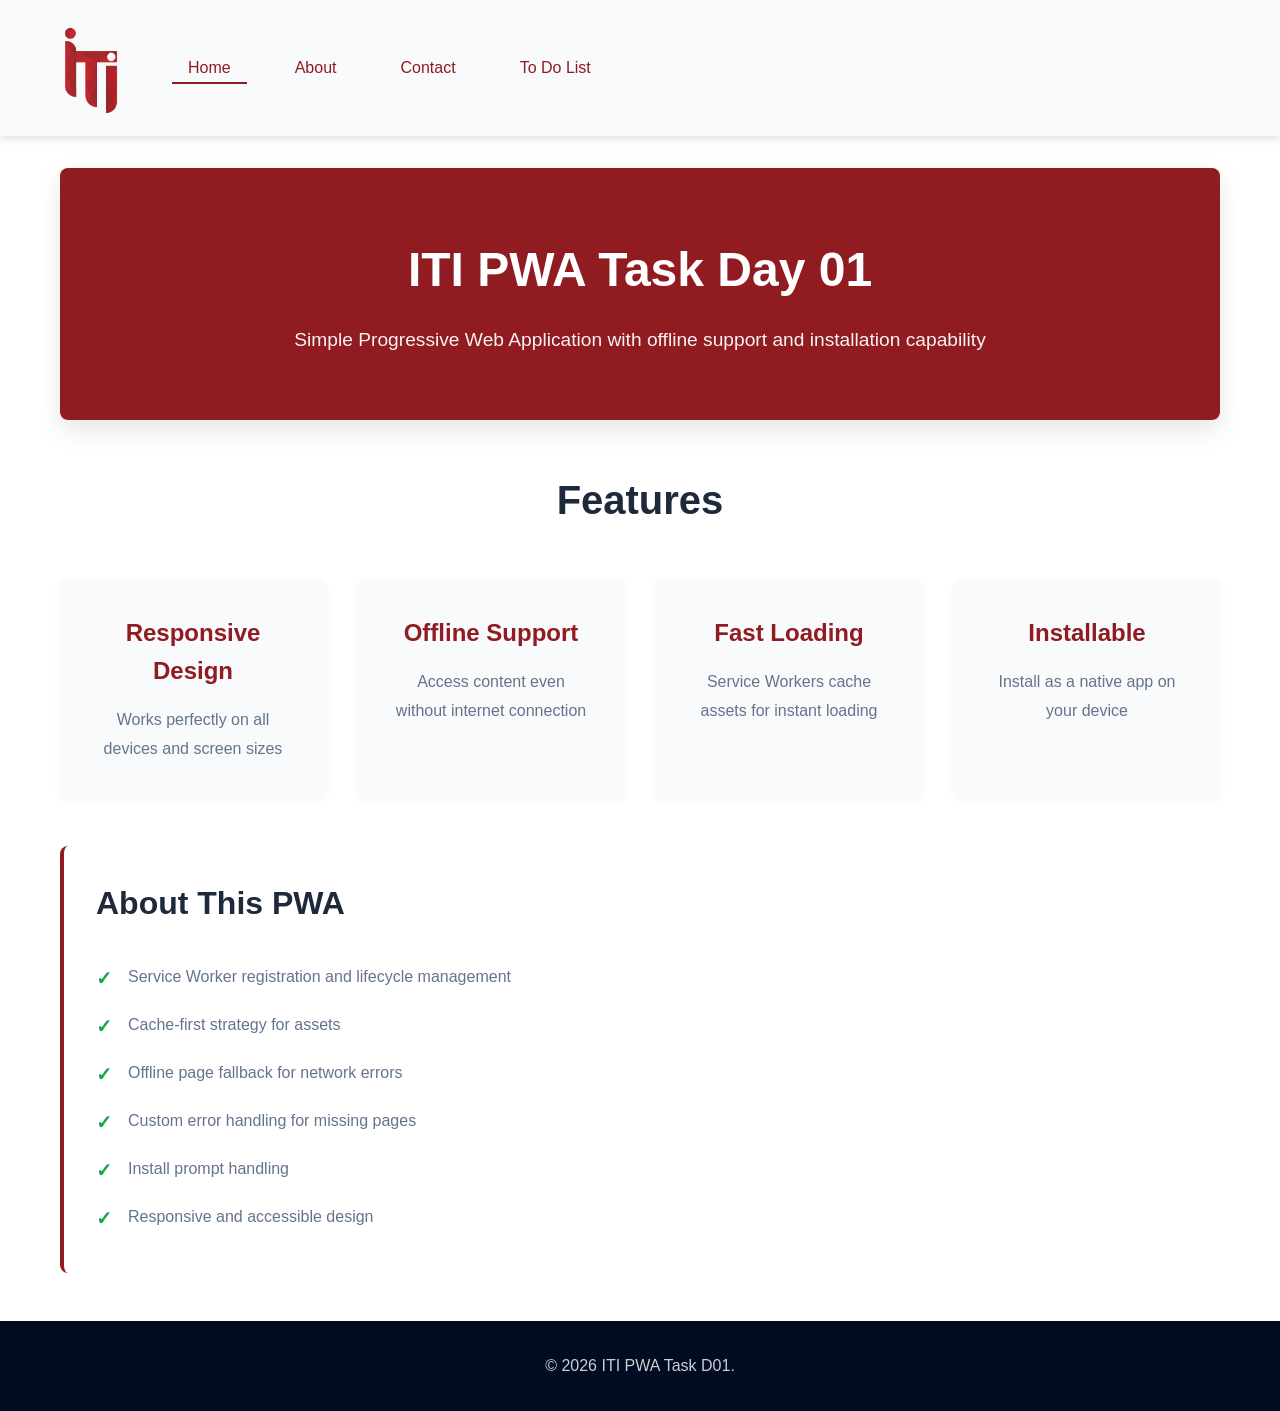
<file: index.html>
<!DOCTYPE html>
<html lang="en">

<head>
    <meta charset="UTF-8">
    <meta name="viewport" content="width=device-width, initial-scale=1.0">
    <title>ITI PWA - Home</title>
    <link rel="stylesheet" href="./css/styles.css">
    <link rel="manifest" href="manifest.json">
    <link rel="icon" type="image/png" href="./img/logo.jpg">
</head>

<body>
    <nav class="navbar">
        <div class="container">
            <div class="logo">
                <img src="./img/logo.jpg" alt="">
            </div>
            <ul class="nav-links">
                <li><a href="./index.html" class="active">Home</a></li>
                <li><a href="./pages/about.html">About</a></li>
                <li><a href="./pages/contact.html">Contact</a></li>
                <li><a href="./pages/todo.html">To Do List</a></li>
            </ul>
            <button id="installBtn" class="install-btn" style="display: none;">
                📥 Install App
            </button>
        </div>
    </nav>

    <main class="container">
        <section class="hero">
            <h1>ITI PWA Task Day 01</h1>
            <p>Simple Progressive Web Application with offline support and installation capability</p>
        </section>

        <section class="features">
            <h2>Features</h2>
            <div class="feature-grid">
                <div class="feature-card">
                    <h3>Responsive Design</h3>
                    <p>Works perfectly on all devices and screen sizes</p>
                </div>
                <div class="feature-card">
                    <h3>Offline Support</h3>
                    <p>Access content even without internet connection</p>
                </div>
                <div class="feature-card">
                    <h3>Fast Loading</h3>
                    <p>Service Workers cache assets for instant loading</p>
                </div>
                <div class="feature-card">
                    <h3>Installable</h3>
                    <p>Install as a native app on your device</p>
                </div>
            </div>
        </section>

        <section class="content">
            <h2>About This PWA</h2>
            <ul>
                <li>Service Worker registration and lifecycle management</li>
                <li>Cache-first strategy for assets</li>
                <li>Offline page fallback for network errors</li>
                <li>Custom error handling for missing pages</li>
                <li>Install prompt handling</li>
                <li>Responsive and accessible design</li>
            </ul>
        </section>
    </main>

    <footer class="footer">
        <p>&copy; 2026 ITI PWA Task D01.</p>
    </footer>

    <div id="installModal" class="modal" style="display: none;">
        <div class="modal-content">
            <span class="close">&times;</span>
            <h2>Install App</h2>
            <p>Install this app on your device</p>
            <button id="confirmInstall" class="btn-primary">Install</button>
            <button id="cancelInstall" class="btn-secondary">Cancel</button>
        </div>
    </div>

    <script src="./js/script.js"></script>
</body>

</html>
</file>
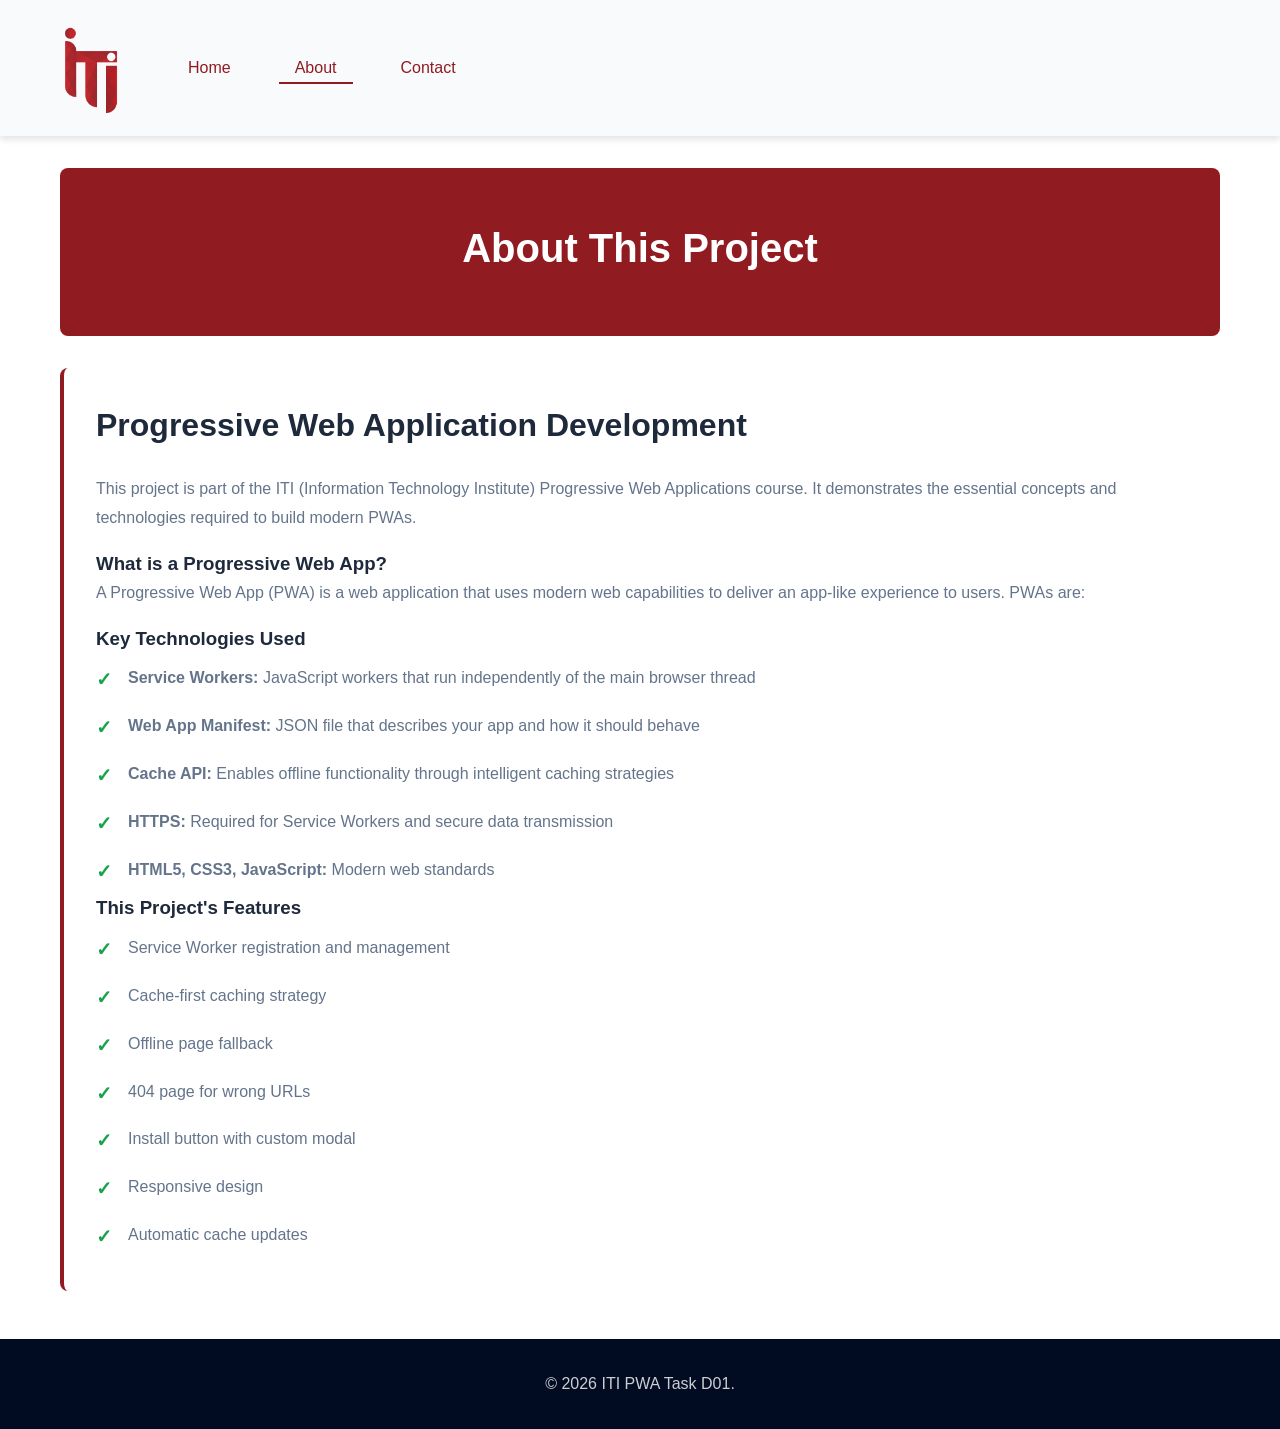
<file: pages/about.html>
<!DOCTYPE html>
<html lang="en">

<head>
    <meta charset="UTF-8">
    <meta name="viewport" content="width=device-width, initial-scale=1.0">
    <title>About - ITI PWA</title>
    <link rel="stylesheet" href="../css/styles.css">
    <link rel="manifest" href="../manifest.json">
    <link rel="icon" type="image/png" href="../img/logo.jpg">
</head>

<body>
    <nav class="navbar">
        <div class="container">
            <div class="logo">
                <img src="../img/logo.jpg" alt="">
            </div>
            <ul class="nav-links">
                <li><a href="../index.html">Home</a></li>
                <li><a href="./about.html" class="active">About</a></li>
                <li><a href="./contact.html">Contact</a></li>
            </ul>
            <button id="installBtn" class="install-btn" style="display: none;">
                📥 Install App
            </button>
        </div>
    </nav>

    <main class="container">
        <section class="page-header">
            <h1>About This Project</h1>
        </section>

        <section class="content">
            <h2>Progressive Web Application Development</h2>
            <p>This project is part of the ITI (Information Technology Institute) Progressive Web Applications course.
                It demonstrates the essential concepts and technologies required to build modern PWAs.</p>

            <h3>What is a Progressive Web App?</h3>
            <p>A Progressive Web App (PWA) is a web application that uses modern web capabilities to deliver an app-like
                experience to users. PWAs are:</p>

            <h3>Key Technologies Used</h3>
            <ul>
                <li><strong>Service Workers:</strong> JavaScript workers that run independently of the main browser
                    thread</li>
                <li><strong>Web App Manifest:</strong> JSON file that describes your app and how it should behave</li>
                <li><strong>Cache API:</strong> Enables offline functionality through intelligent caching strategies
                </li>
                <li><strong>HTTPS:</strong> Required for Service Workers and secure data transmission</li>
                <li><strong>HTML5, CSS3, JavaScript:</strong> Modern web standards</li>
            </ul>

            <h3>This Project's Features</h3>
            <ul>
                <li> Service Worker registration and management</li>
                <li> Cache-first caching strategy</li>
                <li> Offline page fallback</li>
                <li> 404 page for wrong URLs</li>
                <li> Install button with custom modal</li>
                <li> Responsive design</li>
                <li> Automatic cache updates</li>
            </ul>
        </section>
    </main>

    <footer class="footer">
        <p>&copy; 2026 ITI PWA Task D01.</p>
    </footer>

    <div id="installModal" class="modal" style="display: none;">
        <div class="modal-content">
            <span class="close">&times;</span>
            <h2>Install App</h2>
            <p>Install this app on your device</p>
            <button id="confirmInstall" class="btn-primary">Install</button>
            <button id="cancelInstall" class="btn-secondary">Cancel</button>
        </div>
    </div>

    <script src="../js/script.js"></script>
</body>

</html>
</file>
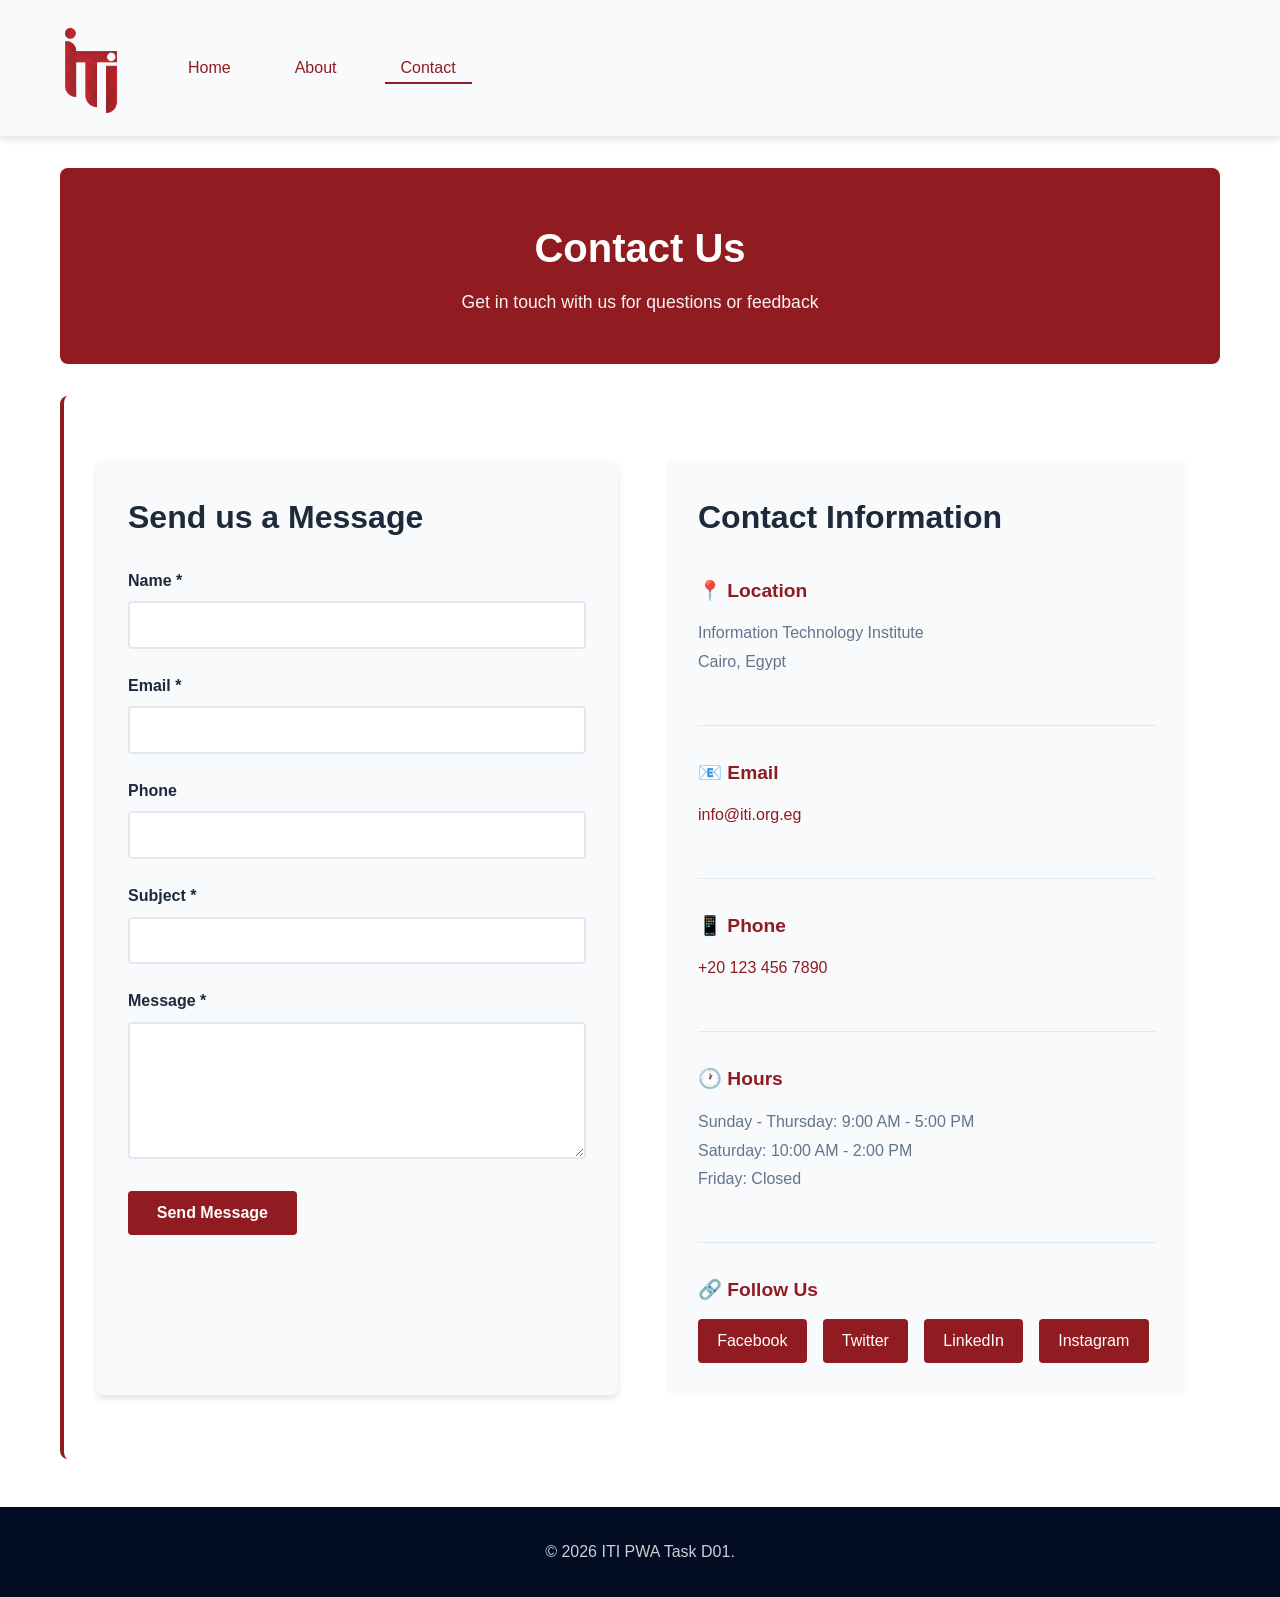
<file: pages/contact.html>
<!DOCTYPE html>
<html lang="en">

<head>
    <meta charset="UTF-8">
    <meta name="viewport" content="width=device-width, initial-scale=1.0">
    <title>Contact - ITI PWA</title>
    <link rel="stylesheet" href="../css/styles.css">
    <link rel="manifest" href="../manifest.json">
    <link rel="icon" type="image/png" href="../img/logo.jpg">
</head>

<body>
    <nav class="navbar">
        <div class="container">
            <div class="logo">
                <img src="../img/logo.jpg" alt="">
            </div>
            <ul class="nav-links">
                <li><a href="../index.html">Home</a></li>
                <li><a href="./about.html">About</a></li>
                <li><a href="./contact.html" class="active">Contact</a></li>
            </ul>
            <button id="installBtn" class="install-btn" style="display: none;">
                📥 Install App
            </button>
        </div>
    </nav>

    <main class="container">
        <section class="page-header">
            <h1>Contact Us</h1>
            <p>Get in touch with us for questions or feedback</p>
        </section>

        <section class="content">
            <div class="contact-container">
                <div class="contact-form">
                    <h2>Send us a Message</h2>
                    <form id="contactForm" class="form">
                        <div class="form-group">
                            <label for="name">Name *</label>
                            <input type="text" id="name" name="name" required>
                        </div>

                        <div class="form-group">
                            <label for="email">Email *</label>
                            <input type="email" id="email" name="email" required>
                        </div>

                        <div class="form-group">
                            <label for="phone">Phone</label>
                            <input type="tel" id="phone" name="phone">
                        </div>

                        <div class="form-group">
                            <label for="subject">Subject *</label>
                            <input type="text" id="subject" name="subject" required>
                        </div>

                        <div class="form-group">
                            <label for="message">Message *</label>
                            <textarea id="message" name="message" rows="6" required></textarea>
                        </div>

                        <button type="submit" class="btn-primary">Send Message</button>
                        <p id="formMessage" class="form-message" style="display: none;"></p>
                    </form>
                </div>

                <div class="contact-info">
                    <h2>Contact Information</h2>

                    <div class="info-item">
                        <h3>📍 Location</h3>
                        <p>Information Technology Institute<br>Cairo, Egypt</p>
                    </div>

                    <div class="info-item">
                        <h3>📧 Email</h3>
                        <p><a href="mailto:info@iti.org.eg">info@iti.org.eg</a></p>
                    </div>

                    <div class="info-item">
                        <h3>📱 Phone</h3>
                        <p><a href="tel:+201234567890">+20 123 456 7890</a></p>
                    </div>

                    <div class="info-item">
                        <h3>🕐 Hours</h3>
                        <p>
                            Sunday - Thursday: 9:00 AM - 5:00 PM<br>
                            Saturday: 10:00 AM - 2:00 PM<br>
                            Friday: Closed
                        </p>
                    </div>

                    <div class="info-item">
                        <h3>🔗 Follow Us</h3>
                        <div class="social-links">
                            <a href="https://facebook.com" target="_blank">Facebook</a>
                            <a href="https://twitter.com" target="_blank">Twitter</a>
                            <a href="https://linkedin.com" target="_blank">LinkedIn</a>
                            <a href="https://instagram.com" target="_blank">Instagram</a>
                        </div>
                    </div>
                </div>
            </div>
        </section>
    </main>

    <footer class="footer">
        <p>&copy; 2026 ITI PWA Task D01.</p>
    </footer>

    <div id="installModal" class="modal" style="display: none;">
        <div class="modal-content">
            <span class="close">&times;</span>
            <h2>Install App</h2>
            <p>Install this app on your devic</p>
            <button id="confirmInstall" class="btn-primary">Install</button>
            <button id="cancelInstall" class="btn-secondary">Cancel</button>
        </div>
    </div>

    <script src="../js/script.js"></script>
</body>

</html>
</file>
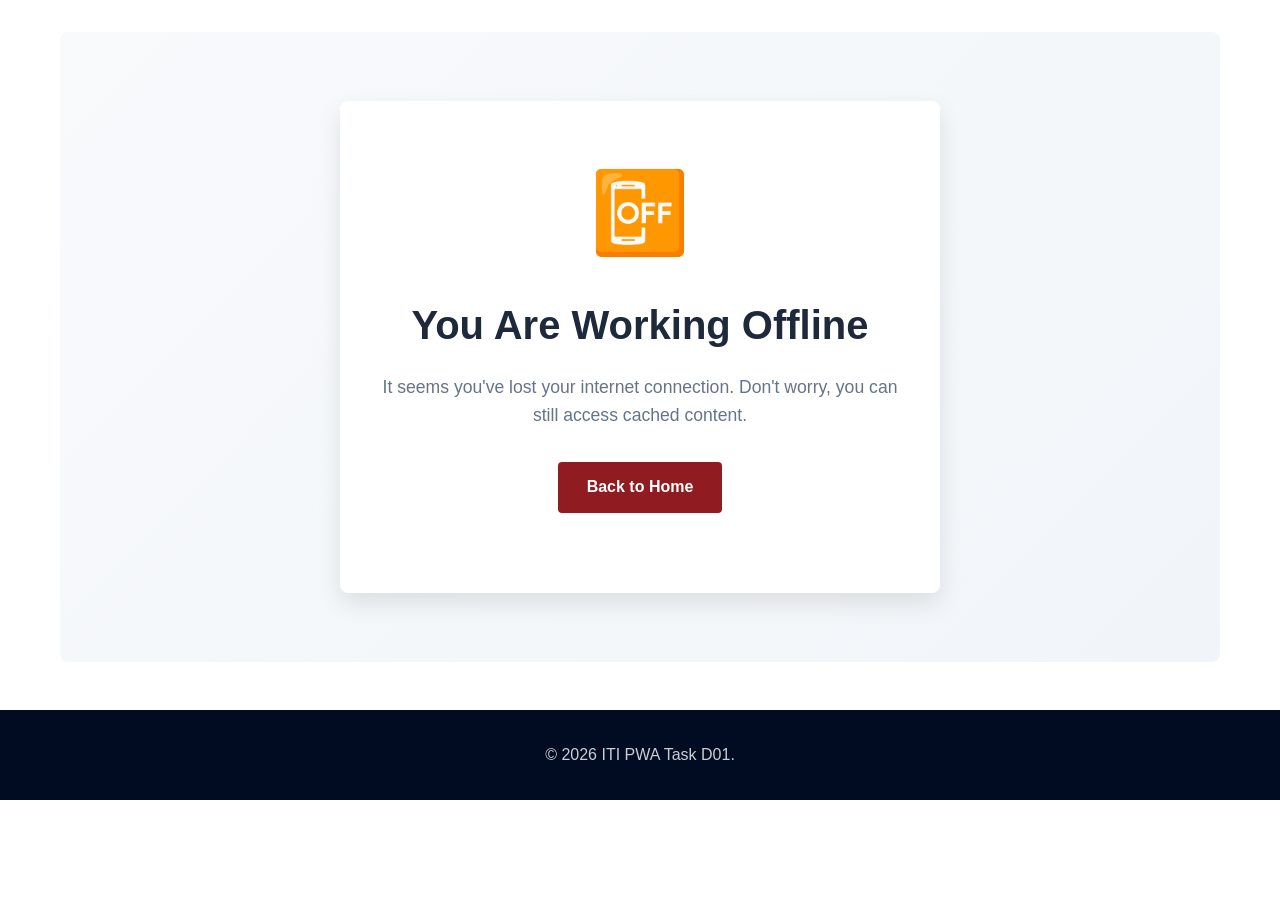
<file: pages/offline.html>
<!DOCTYPE html>
<html lang="en">

<head>
    <meta charset="UTF-8">
    <meta name="viewport" content="width=device-width, initial-scale=1.0">
    <title>Offline - ITI PWA</title>
    <link rel="stylesheet" href="../css/styles.css">
    <link rel="icon" type="image/png" href="../img/logo.jpg">
</head>

<body>

    <main class="container">
        <section class="error-page">
            <div class="error-content">
                <div class="error-icon">📴</div>
                <h1>You Are Working Offline</h1>
                <p>It seems you've lost your internet connection. Don't worry, you can still access cached content.</p>

                <div class="action-buttons">
                    <a href="../index.html" class="btn-primary">Back to Home</a>
                </div>
            </div>
        </section>
    </main>

    <footer class="footer">
        <p>&copy; 2026 ITI PWA Task D01.</p>
    </footer>
</body>

</html>
</file>
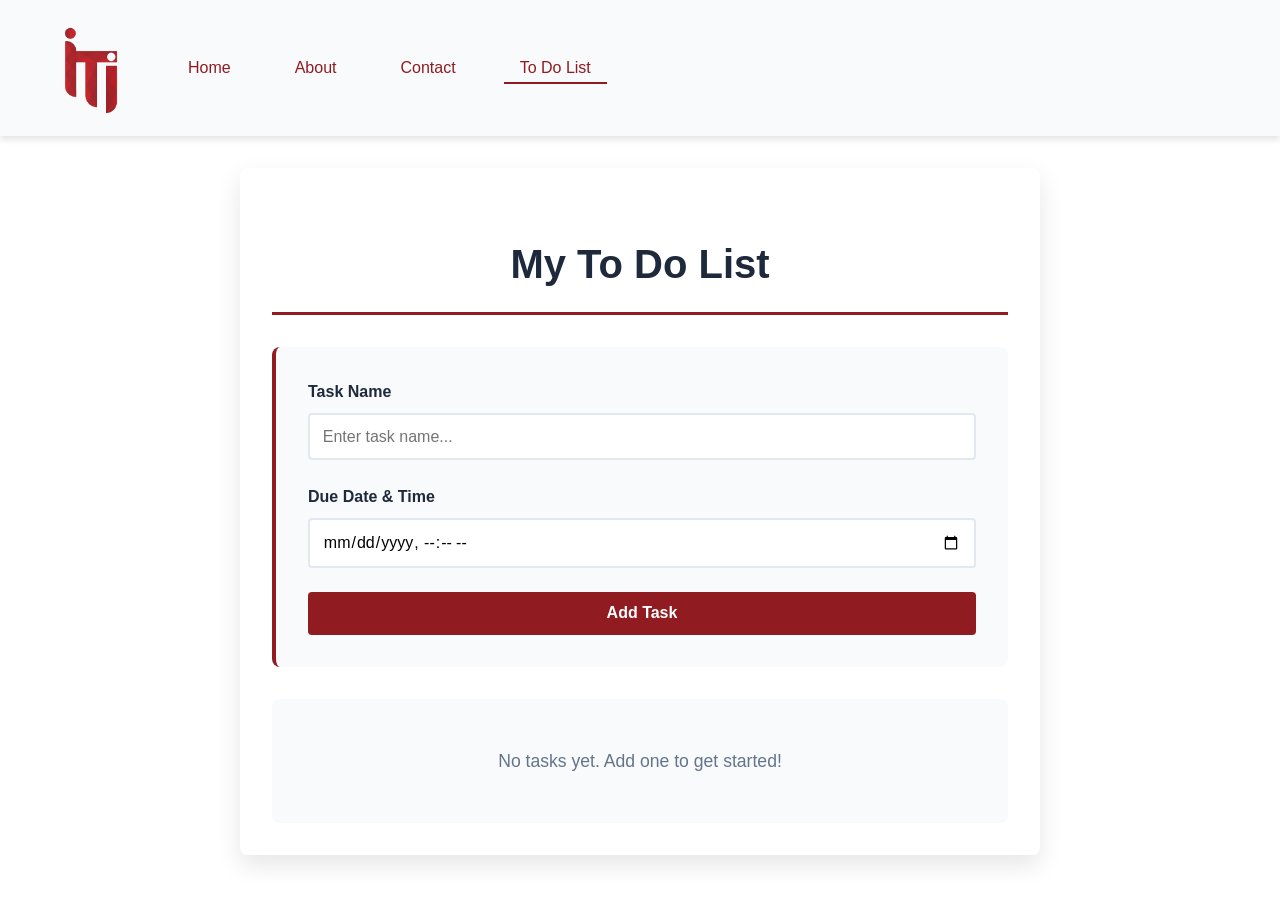
<file: pages/todo.html>
<!DOCTYPE html>
<html lang="en">

<head>
    <meta charset="UTF-8" />
    <meta name="viewport" content="width=device-width, initial-scale=1.0" />
    <link rel="stylesheet" href="../css/styles.css" />
    <link rel="manifest" href="../manifest.json">
    <link rel="icon" type="image/png" href="../img/logo.jpg">
    <title>To Do List - ITI PWA</title>
</head>

<body>

    <nav class="navbar">
        <div class="container">
            <div class="logo">
                <img src="../img/logo.jpg" alt="">
            </div>
            <ul class="nav-links">
                <li><a href="../index.html">Home</a></li>
                <li><a href="./about.html">About</a></li>
                <li><a href="./contact.html">Contact</a></li>
                <li><a href="./todo.html" class="active">To Do List</a></li>
            </ul>
            <button id="installBtn" class="install-btn" style="display: none;">
                📥 Install App
            </button>
        </div>
    </nav>

    <main class="container">
        <div class="todo-wrapper">
            <h1>My To Do List</h1>

            <form id="taskForm" class="task-form">
                <div class="form-group">
                    <label for="tname">Task Name</label>
                    <input type="text" name="taskName" id="tname" placeholder="Enter task name..." required />
                </div>

                <div class="form-group">
                    <label for="tdate">Due Date & Time</label>
                    <input type="datetime-local" name="taskDeadline" id="tdate" required />
                </div>

                <input type="submit" value="Add Task" class="btn-primary" />
            </form>

            <div id="tasks" class="tasks-container"></div>
        </div>
    </main>

    <script src="../idb.js"></script>
    <script src="../js/script.js"></script>
</body>

</html>
</file>
<file: css/styles.css>
:root {
    --primary-color: #901b20;
    --secondary-color: #901b216e;
    --success-color: #16a34a;
    --danger-color: #dc2626;
    --warning-color: #ea580c;
    --bg-light: #f8fafc;
    --bg-dark: #010c23;
    --text-dark: #1e293b;
    --text-light: #64748b;
    --border-color: #e2e8f0;
    --shadow: 0 4px 6px rgba(0, 0, 0, 0.1);
    --shadow-lg: 0 10px 25px rgba(0, 0, 0, 0.1);
}

* {
    margin: 0;
    padding: 0;
    box-sizing: border-box;
}

html {
    scroll-behavior: smooth;
}
body {
    font-family: 'Segoe UI', Tahoma, Geneva, Verdana, sans-serif;
    line-height: 1.6;
    color: var(--text-dark);
    background-color: #fff;
}

.container {
    max-width: 1200px;
    margin: 0 auto;
    padding: 0 20px;
}

.navbar {
    background:var(--bg-light);
    padding: 1rem 0;
    box-shadow: var(--shadow);
    position: sticky;
    top: 0;
    z-index: 100;
}

.navbar .container {
    display: flex;
    justify-content: space-between;
    align-items: center;
}

.navbar .logo h1 {
    color: var(--primary-color);
    font-size: 1.8rem;
    font-weight: bold;
    letter-spacing: 2px;
}

.logo img {
    width: 5vw;
    height: auto;
}

.navbar .nav-links {
    display: flex;
    list-style: none;
    gap: 2rem;
    flex: 1;
    margin-left: 3rem;
}

.navbar .nav-links a {
    color: var(--primary-color);
    text-decoration: none;
    font-weight: 500;
    transition: all 0.3s ease;
    padding: 0.5rem 1rem;
    border-radius: 4px;
    position: relative;
}

.navbar .nav-links a::after {
    content: '';
    position: absolute;
    bottom: 0;
    left: 0;
    width: 0;
    height: 2px;
    background: var(--primary-color);
    transition: width 0.3s ease;
}

.navbar .nav-links a:hover::after,
.navbar .nav-links a.active::after {
    width: 100%;
}


.install-btn {
    background: var(--primary-color);
    color: #fff;
    border: none;
    padding: 0.7rem 1.5rem;
    border-radius: 24px;
    font-weight: 600;
    cursor: pointer;
    transition: all 0.3s ease;
    font-size: 0.95rem;
}

.install-btn:hover {
    transform: translateY(-2px);
}

.install-btn:active {
    transform: translateY(0);
}

.hero {
    background: var(--primary-color);
    color: white;
    padding: 4rem 2rem;
    border-radius: 8px;
    text-align: center;
    margin: 2rem 0;
    box-shadow: var(--shadow-lg);
}

.hero h1 {
    font-size: 3rem;
    margin-bottom: 1rem;
    font-weight: bold;
}

.hero p {
    font-size: 1.2rem;
    opacity: 0.95;
}

.features {
    margin: 3rem 0;
}

.features h2 {
    text-align: center;
    font-size: 2.5rem;
    margin-bottom: 3rem;
    color: var(--text-dark);
}

.feature-grid {
    display: grid;
    grid-template-columns: repeat(auto-fit, minmax(250px, 1fr));
    gap: 2rem;
}

.feature-card {
    background: var(--bg-light);
    padding: 2rem;
    border-radius: 8px;
    text-align: center;
    transition: all 0.3s ease;
    border: 2px solid transparent;
    box-shadow: 0 2px 8px rgba(0, 0, 0, 0.05);
}

.feature-card:hover {
    border-color: var(--primary-color);
    transform: translateY(-5px);
    box-shadow: var(--shadow-lg);
}

.feature-card h3 {
    font-size: 1.5rem;
    margin-bottom: 1rem;
    color: var(--primary-color);
}

.feature-card p {
    color: var(--text-light);
    line-height: 1.8;
}

.content {
    background: white;
    padding: 2rem;
    margin: 2rem 0;
    border-radius: 8px;
    border-left: 4px solid var(--primary-color);
}

.content h2 {
    color: var(--text-dark);
    margin-bottom: 1.5rem;
    font-size: 2rem;
}

.content p {
    color: var(--text-light);
    margin-bottom: 1rem;
    line-height: 1.8;
}

.content ul {
    list-style: none;
    margin-left: 0;
}

.content li {
    padding: 0.7rem 0;
    padding-left: 2rem;
    position: relative;
    color: var(--text-light);
}

.content li:before {
    content: "✓";
    position: absolute;
    left: 0;
    color: var(--success-color);
    font-weight: bold;
    font-size: 1.2rem;
}

.page-header {
    background: var(--primary-color);
    color: white;
    padding: 3rem 2rem;
    border-radius: 8px;
    text-align: center;
    margin: 2rem 0;
}

.page-header h1 {
    font-size: 2.5rem;
    margin-bottom: 0.5rem;
}

.page-header p {
    font-size: 1.1rem;
    opacity: 0.95;
}

.contact-container {
    display: grid;
    grid-template-columns: 1fr 1fr;
    gap: 3rem;
    margin: 2rem 0;
}

.contact-form {
    background: var(--bg-light);
    padding: 2rem;
    border-radius: 8px;
    box-shadow: var(--shadow);
}

.contact-form h2 {
    margin-bottom: 1.5rem;
    color: var(--text-dark);
}

.form-group {
    margin-bottom: 1.5rem;
}

.form-group label {
    display: block;
    margin-bottom: 0.5rem;
    font-weight: 600;
    color: var(--text-dark);
}

.form-group input,
.form-group textarea {
    width: 100%;
    padding: 0.8rem;
    border: 2px solid var(--border-color);
    border-radius: 4px;
    font-family: inherit;
    font-size: 1rem;
    transition: all 0.3s ease;
}

.form-group input:focus,
.form-group textarea:focus {
    outline: none;
    border-color: var(--primary-color);
    box-shadow: 0 0 0 3px rgba(37, 99, 235, 0.1);
}

.form-message {
    margin-top: 1rem;
    padding: 1rem;
    border-radius: 4px;
    text-align: center;
    font-weight: 600;
}

.form-message.success {
    background: rgba(22, 163, 74, 0.1);
    color: var(--success-color);
    display: block !important;
}

.form-message.error {
    background: rgba(220, 38, 38, 0.1);
    color: var(--danger-color);
    display: block !important;
}

.contact-info {
    background: var(--bg-light);
    padding: 2rem;
    border-radius: 8px;
    height: fit-content;
}

.contact-info h2 {
    margin-bottom: 2rem;
    color: var(--text-dark);
}

.info-item {
    margin-bottom: 2rem;
    padding-bottom: 2rem;
    border-bottom: 1px solid var(--border-color);
}

.info-item:last-child {
    border-bottom: none;
    margin-bottom: 0;
    padding-bottom: 0;
}

.info-item h3 {
    color: var(--primary-color);
    margin-bottom: 0.8rem;
    font-size: 1.2rem;
}

.info-item p {
    color: var(--text-light);
    line-height: 1.8;
}

.info-item a {
    color: var(--primary-color);
    text-decoration: none;
    transition: color 0.3s ease;
}



.social-links {
    display: flex;
    gap: 1rem;
    flex-wrap: wrap;
}

.social-links a {
    display: inline-block;
    background: var(--primary-color);
    color: white;
    padding: 0.6rem 1.2rem;
    border-radius: 4px;
    text-decoration: none;
    transition: all 0.3s ease;
}

.social-links a:hover {
    transform: translateY(-2px);
}

.btn-primary,
.btn-secondary,
.btn-link {
    display: inline-block;
    padding: 0.8rem 1.8rem;
    border: none;
    border-radius: 4px;
    font-weight: 600;
    cursor: pointer;
    transition: all 0.3s ease;
    text-decoration: none;
    text-align: center;
    font-size: 1rem;
}

.btn-primary {
    background: var(--primary-color);
    color: white;
}

.btn-primary:hover {
    transform: translateY(-2px);
    box-shadow: var(--shadow);
}

.btn-secondary {
    background: white;
    color: var(--primary-color);
    border: 2px solid var(--primary-color);
}

.btn-secondary:hover {
    background: var(--primary-color);
    color: white;
}

.error-page {
    background: linear-gradient(135deg, var(--bg-light) 0%, #f1f5f9 100%);
    min-height: 70vh;
    display: flex;
    align-items: center;
    justify-content: center;
    padding: 2rem;
    border-radius: 8px;
    margin: 2rem 0;
}

.error-content {
    text-align: center;
    max-width: 600px;
    background: white;
    padding: 3rem 2rem;
    border-radius: 8px;
    box-shadow: var(--shadow-lg);
}

.error-icon {
    font-size: 5rem;
    margin-bottom: 1rem;
}

.error-content h1 {
    color: var(--text-dark);
    font-size: 2.5rem;
    margin-bottom: 1rem;
}

.error-content p {
    color: var(--text-light);
    margin-bottom: 2rem;
    font-size: 1.1rem;
}

.error-details {
    text-align: left;
    background: var(--bg-light);
    padding: 1.5rem;
    border-radius: 4px;
    margin: 2rem 0;
}

.error-details h3 {
    color: var(--primary-color);
    margin-bottom: 1rem;
}

.error-details ul {
    list-style: none;
    padding: 0;
}

.error-details li {
    padding: 0.5rem 0;
    color: var(--text-light);
}

.action-buttons {
    display: flex;
    gap: 1rem;
    justify-content: center;
    margin: 2rem 0;
    flex-wrap: wrap;
}

.suggestions {
    text-align: left;
    top: 50%;
    left: 50%;
    transform: translate(-50%, -50%);
}

.modal {
    position: fixed;
    top: 50%;
    left: 50%;
    transform: translate(-50%, -50%);
    display: flext;
    text-align: center;
    justify-content: center;
    align-items: center;
    width: 40vw;
}

.modal-content {
    background: white;
    padding: 2rem;
    border-radius: 8px;
    max-width: 500px;
    width: 90%;
    box-shadow: var(--shadow-lg);
    position: relative;
    animation: slideIn 0.3s ease;
}

.close {
    position: absolute;
    top: 1rem;
    right: 1.5rem;
    font-size: 2rem;
    cursor: pointer;
    color: var(--text-light);
    transition: color 0.3s ease;
}

.close:hover {
    color: var(--text-dark);
}

.modal-content h2 {
    color: var(--text-dark);
    margin-bottom: 1rem;
}

.modal-content p {
    color: var(--text-light);
    margin-bottom: 2rem;
    line-height: 1.8;
}

.modal-content .btn-primary,
.modal-content .btn-secondary {
    margin: 0.5rem;
}

.todo-wrapper {
    background: white;
    padding: 2rem;
    border-radius: 8px;
    margin: 2rem 0;
    box-shadow: var(--shadow-lg);
    max-width: 800px;
    margin-left: auto;
    margin-right: auto;
}

.todo-wrapper h1 {
    color: var(--text-dark);
    text-align: center;
    margin: 2rem 0;
    font-size: 2.5rem;
    border-bottom: 3px solid var(--primary-color);
    padding-bottom: 1rem;
}

.task-form {
    background: var(--bg-light);
    padding: 2rem;
    border-radius: 8px;
    margin-bottom: 2rem;
    border-left: 4px solid var(--primary-color);
}

.task-form .form-group {
    margin-bottom: 1.5rem;
}

.task-form label {
    display: block;
    margin-bottom: 0.5rem;
    font-weight: 600;
    color: var(--text-dark);
}

.task-form input[type="text"],
.task-form input[type="datetime-local"] {
    width: 100%;
    padding: 0.8rem;
    border: 2px solid var(--border-color);
    border-radius: 4px;
    font-family: inherit;
    font-size: 1rem;
    transition: all 0.3s ease;
}

.task-form input[type="text"]:focus,
.task-form input[type="datetime-local"]:focus {
    outline: none;
    border-color: var(--primary-color);
    box-shadow: 0 0 0 3px rgba(144, 27, 32, 0.1);
}

.task-form input[type="submit"] {
    width: 100%;
}

.tasks-container {
    margin-top: 2rem;
    min-height: 100px;
}

.no-tasks {
    text-align: center;
    color: var(--text-light);
    padding: 3rem 2rem;
    font-size: 1.1rem;
    background: var(--bg-light);
    border-radius: 8px;
}

.task {
    background: white;
    border: 2px solid var(--border-color);
    padding: 1.5rem;
    margin-bottom: 1rem;
    border-radius: 8px;
    transition: all 0.3s ease;
    display: flex;
    justify-content: space-between;
    align-items: center;
}

.task:hover {
    border-color: var(--primary-color);
    box-shadow: var(--shadow);
    transform: translateY(-2px);
}

.task.done {
    background: rgba(22, 163, 74, 0.05);
    border-color: var(--success-color);
}

.task.done .task-name {
    text-decoration: line-through;
    color: var(--text-light);
}

.task.overdue {
    border-left: 5px solid var(--danger-color);
    background: rgba(220, 38, 38, 0.03);
}

.task-content {
    flex: 1;
}

.task-name {
    display: block;
    font-size: 1.2rem;
    margin-bottom: 0.5rem;
    color: var(--text-dark);
    word-break: break-word;
}

.task-date {
    display: block;
    color: var(--text-light);
    font-size: 0.9rem;
}

.task-actions {
    display: flex;
    gap: 1rem;
    margin-left: 1rem;
}

.btn-complete,
.btn-delete {
    background: none;
    border: none;
    cursor: pointer;
    font-size: 1.2rem;
    transition: all 0.3s ease;
    padding: 0.5rem;
    border-radius: 4px;
}

.btn-complete {
    color: var(--success-color);
}

.btn-complete:hover {
    background: rgba(22, 163, 74, 0.1);
    transform: scale(1.2);
}

.btn-delete {
    color: var(--danger-color);
}

.btn-delete:hover {
    background: rgba(220, 38, 38, 0.1);
    transform: scale(1.2);
}

.btn-danger {
    display: inline-block;
    padding: 0.8rem 1.5rem;
    background: var(--danger-color);
    color: white;
    border: none;
    border-radius: 4px;
    font-weight: 600;
    cursor: pointer;
    transition: all 0.3s ease;
    font-size: 1rem;
    margin-bottom: 1rem;
    width: 100%;
}

.btn-danger:hover {
    transform: translateY(-2px);
    box-shadow: var(--shadow);
}

.btn-danger:disabled {
    opacity: 0.5;
    cursor: not-allowed;
    transform: none;
}

.footer {
    background: var(--bg-dark);
    color: white;
    text-align: center;
    padding: 2rem;
    margin-top: 3rem;
}

.footer p {
    opacity: 0.8;
    margin: 0;
}

@media (max-width: 768px) {
    .navbar .container {
        flex-direction: column;
        gap: 1rem;
    }

    .navbar .nav-links {
        margin-left: 0;
        gap: 1rem;
        order: 3;
        width: 100%;
        margin-top: 1rem;
    }

    .navbar .install-btn {
        order: 2;
    }

    .hero h1 {
        font-size: 2rem;
    }

    .hero p {
        font-size: 1rem;
    }

    .feature-grid {
        grid-template-columns: 1fr;
    }

    .contact-container {
        grid-template-columns: 1fr;
        gap: 2rem;
    }

    .navigation-links {
        flex-direction: column;
    }

    .page-header h1 {
        font-size: 2rem;
    }

    .modal-content {
        width: 95%;
    }

    .todo-wrapper {
        padding: 1.5rem;
    }

    .todo-wrapper h1 {
        font-size: 2rem;
    }

    .task {
        flex-direction: column;
        align-items: flex-start;
    }

    .task-actions {
        width: 100%;
        margin-left: 0;
        margin-top: 1rem;
        justify-content: flex-end;
    }

    .task-form {
        padding: 1.5rem;
    }
}

@media (max-width: 480px) {
    .navbar .logo h1 {
        font-size: 1.4rem;
    }

    .navbar .nav-links {
        gap: 0.5rem;
    }

    .navbar .nav-links a {
        padding: 0.4rem 0.8rem;
        font-size: 0.9rem;
    }

    .hero h1 {
        font-size: 1.5rem;
    }

    .hero p {
        font-size: 0.95rem;
    }

    .features h2 {
        font-size: 2rem;
    }

    .error-content {
        padding: 2rem 1rem;
    }

    .error-icon {
        font-size: 4rem;
    }

    .error-content h1 {
        font-size: 1.8rem;
    }
}
</file>
